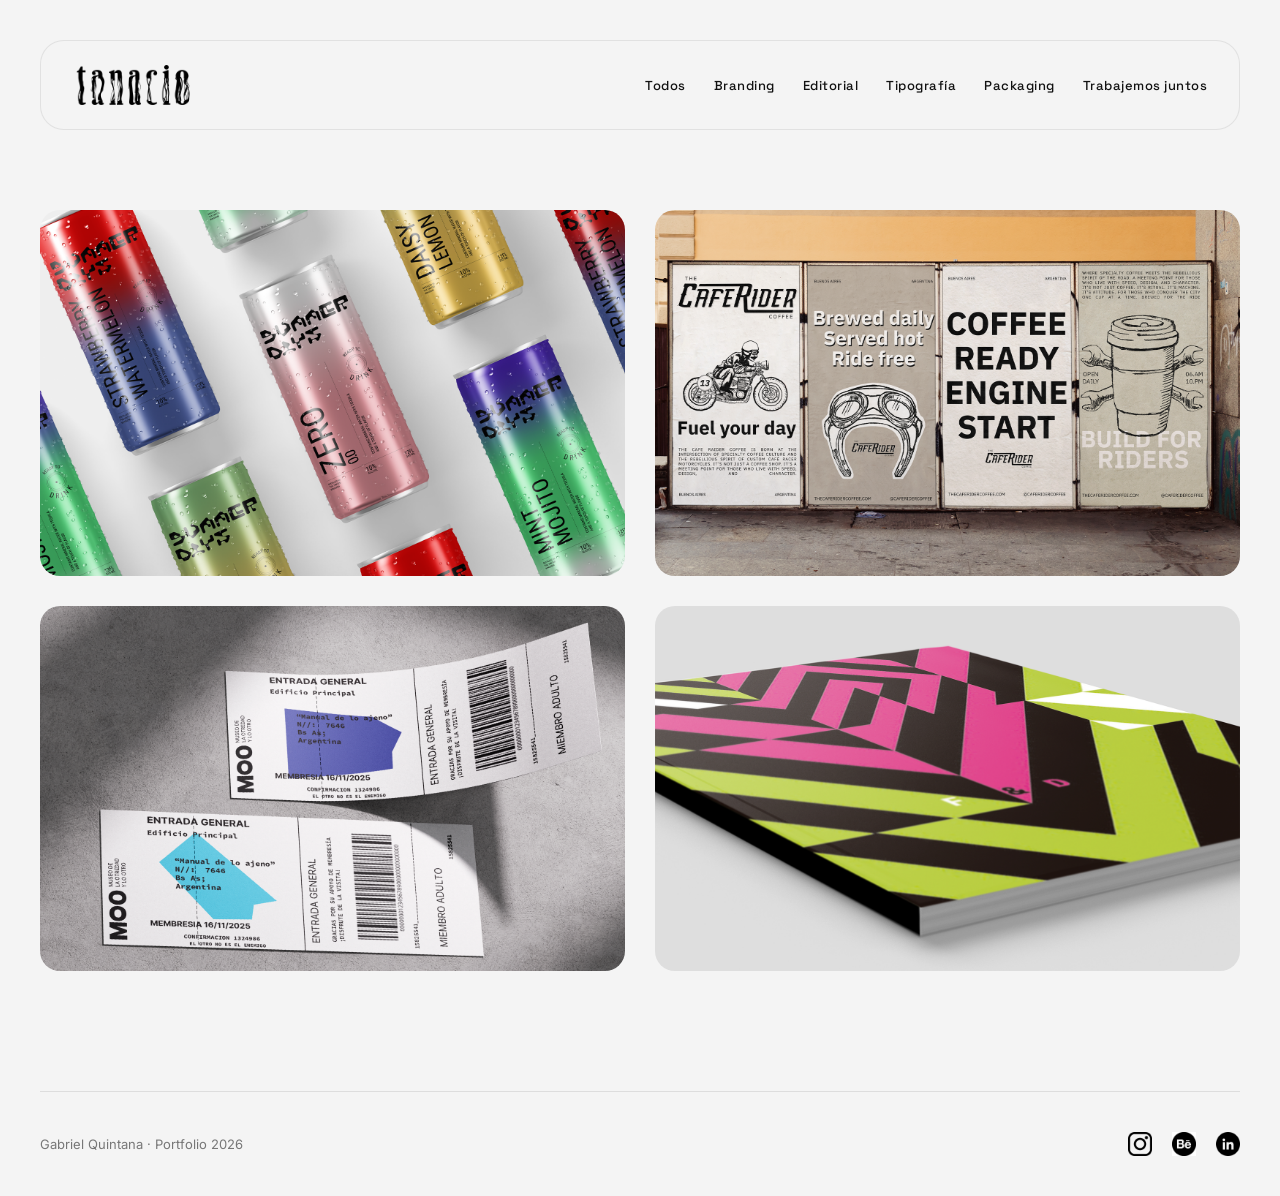
<file: index.html>
<!DOCTYPE html>
<html lang="es">
    <head>
        
        
        <meta charset="utf-8"/>

        <meta name="viewport" content="width=device-width, initial-scale=1.0">

        <title>Gabo Quintana</title>


        <link rel="stylesheet" href="estilos.css"> 

        <link rel="preconnect" href="https://fonts.googleapis.com">

        <link rel="preconnect" href="https://fonts.gstatic.com" crossorigin>

        <link href="https://fonts.googleapis.com/css2?family=Inter:wght@300;400;500;700;800&display=swap" rel="stylesheet">

    </head>
    <body>
    
    <header>
    <nav>

        <section class="logo">

         <img src="img/logo-tanacio.png"
         alt="Tanacio">

        </section>


        <ul>

         <li data-filter="all">Todos</li>

         <li data-filter="branding">Branding</li>

         <li data-filter="editorial">Editorial</li>

         <li data-filter="tipografia">Tipografía</li>

         <li data-filter="packaging">Packaging</li>

         <li>
             <a href="paginas/contacto.html" class="contact-link">
             Trabajemos juntos
             </a>
         </li>

      </ul>
    </nav>
    </header>
        

    <main class="gallery">


    
        <a href="paginas/summerdays.html"
           class="card packaging tipografia">

            <img src="img/summerdays/summerdaysthumbnail01.png"
                 alt="Summerdays">


            <section class="overlay">

                <h2>
                    Summer days
                </h2>

                <ul>
                    
                    <li>+ Tipografía</li>
                    <li>+ Packaging</li>
                </ul>

            </section>

        </a>



        <a href="paginas/thecaferider.html"
           class="card branding tipografia">

            <img src="img/thecaferider/caferiderthumbnail01.png"
                 alt="thecaferider">


            <section class="overlay">

                <h2>
                    The Cafe Raider
                </h2>

                <ul>
                    <li>+ Branding</li>
                    <li>+ Tipografía</li>
                </ul>

            </section>

        </a>

        
        <a href="paginas/moo.html"
           class="card branding editorial">

            <img src="img/moo/moothumbnail01.png"
                 alt="Moo">


            <section class="overlay">

                <h2>
                    Museo de la otredad y lo otro
                </h2>

                <ul>
                    <li>+Editorial</li>
                    <li>+Branding</li>
                </ul>

            </section>

        </a>

        <a href="paginas/buzz.html"
           class="card editorial packaging">

            <img src="img/buzz/buzzthumbnail01.png"
                 alt="buzz">


            <section class="overlay">

                <h2>
                    Buzz
                </h2>

                <ul>
                    <li>+Editorial</li>
                    <li>+Packaging</li>
                </ul>

            </section>

        </a>
    </main>


    <footer>

    <section class="footer-info">
      <p>
        Gabriel Quintana · Portfolio 2026
      </p>
     </section>
       <section class="footer-social">

        <a href="https://www.instagram.com/tanacio.dg/"
           target="_blank">

            <img src="img/social/instagram.png"
                 alt="Instagram">

        </a>

        <a href="https://www.behance.net/quintana"
           target="_blank">

            <img src="img/social/behance.png"
                 alt="Behance">

        </a>

        <a href="https://www.linkedin.com/in/gabo-quintana-7a0714377/"
           target="_blank">

            <img src="img/social/linkedin.png"
                 alt="LinkedIn">

        </a>

    </section>



    </footer>

    <script src="https://code.jquery.com/jquery-3.7.1.min.js"></script>
    <script src="js/filters.js"></script>

    </body>
</html>
</file>
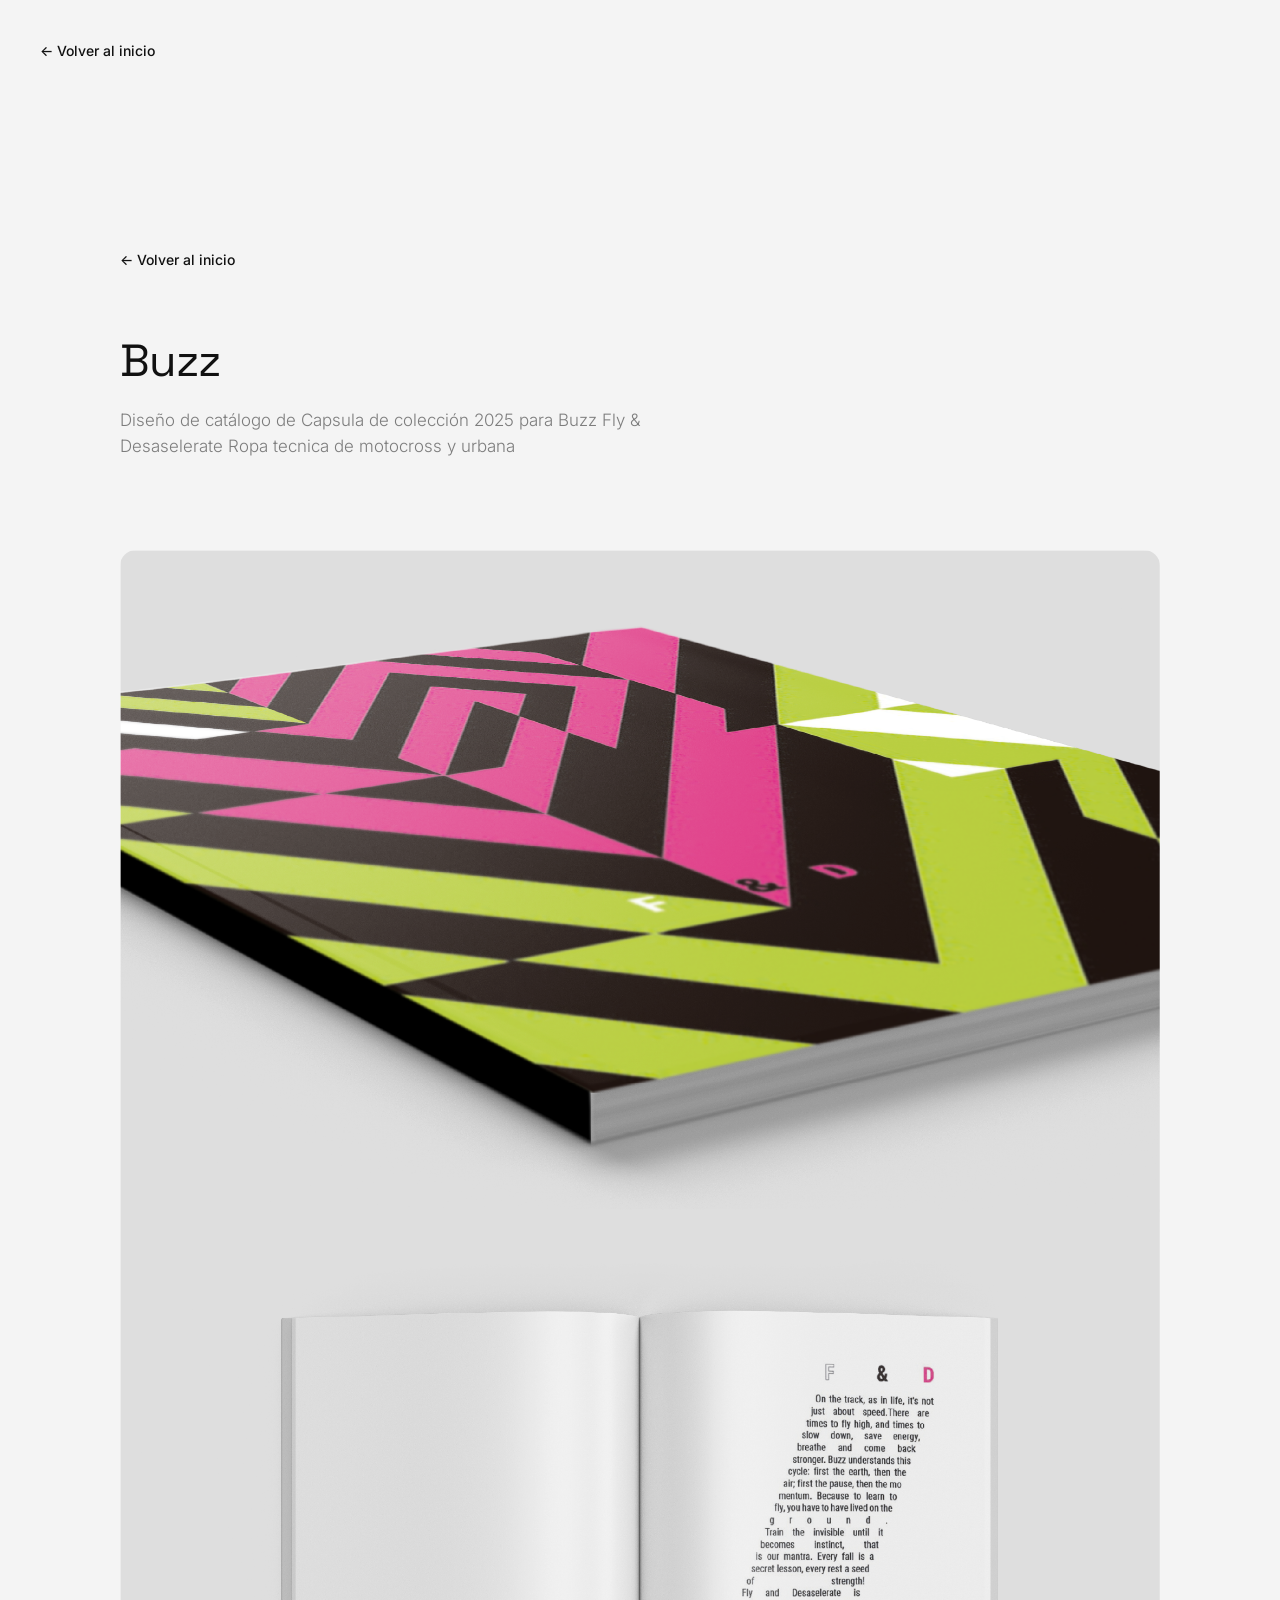
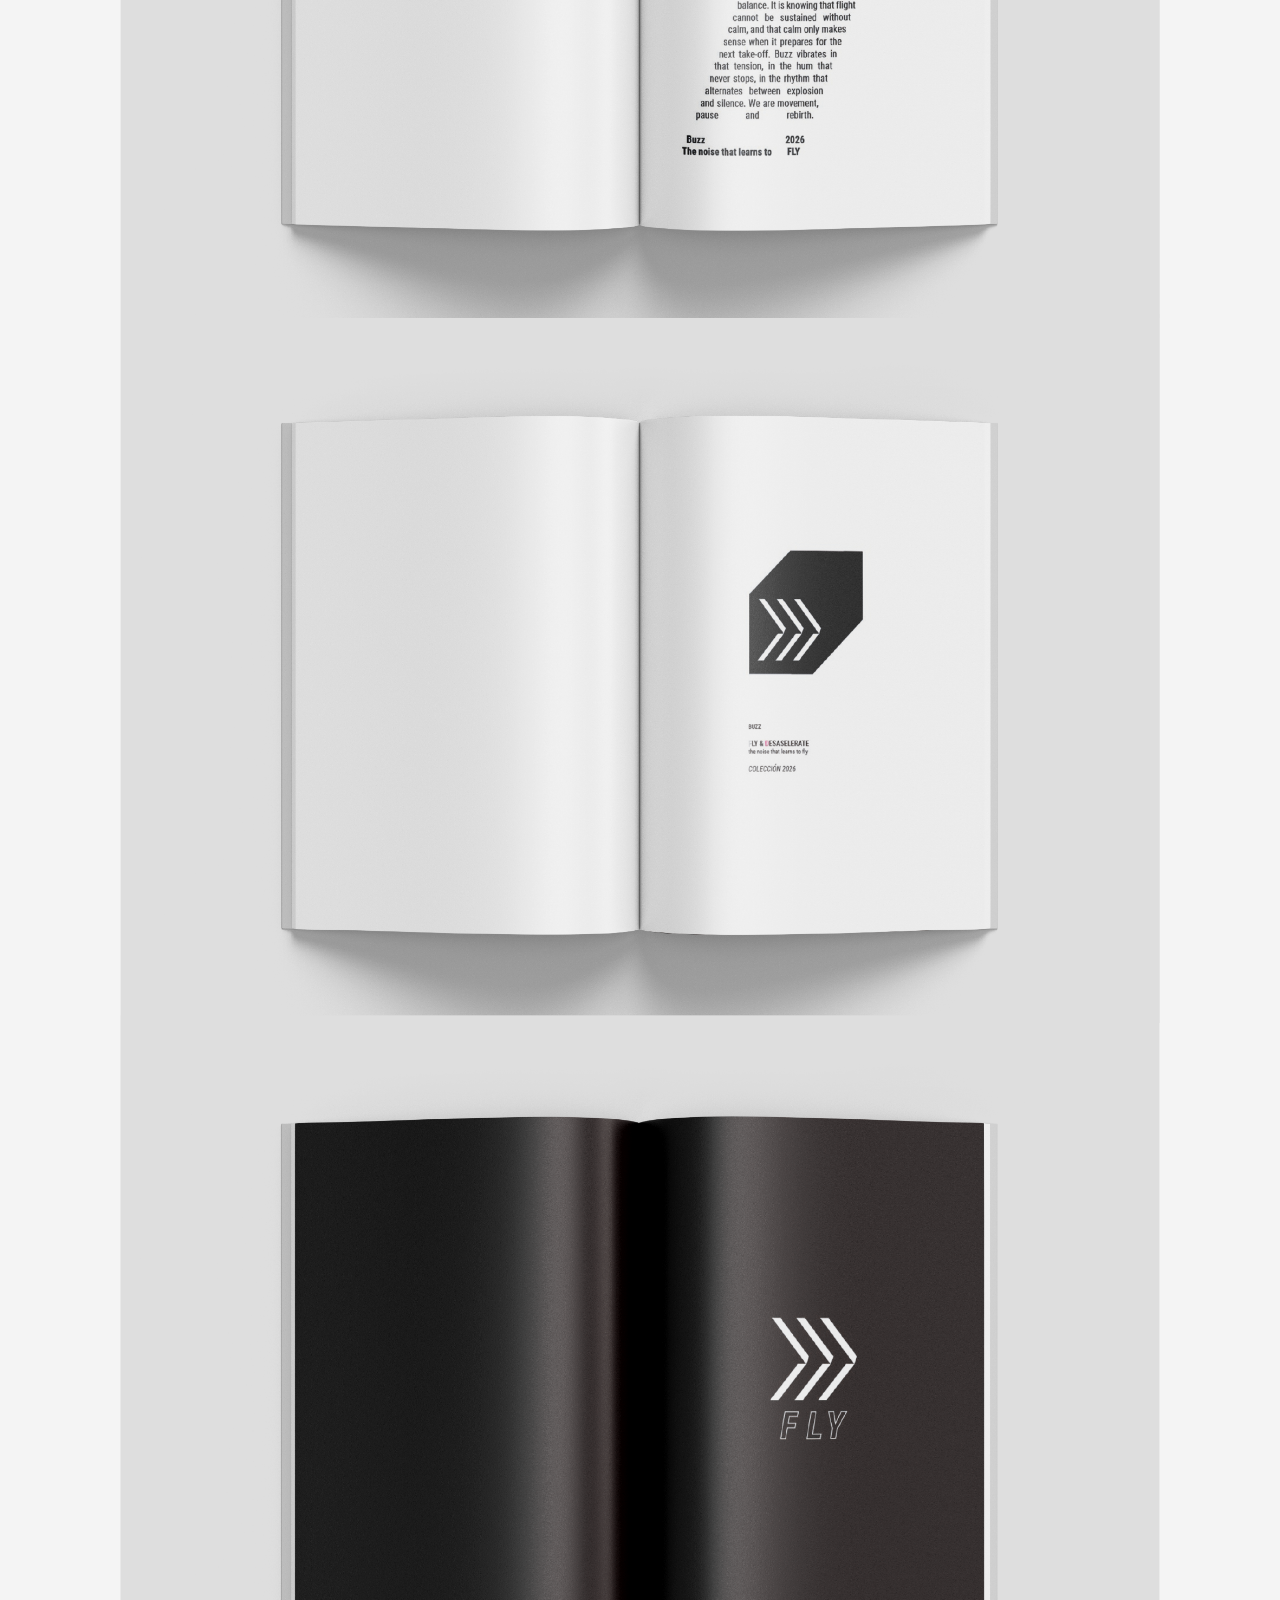
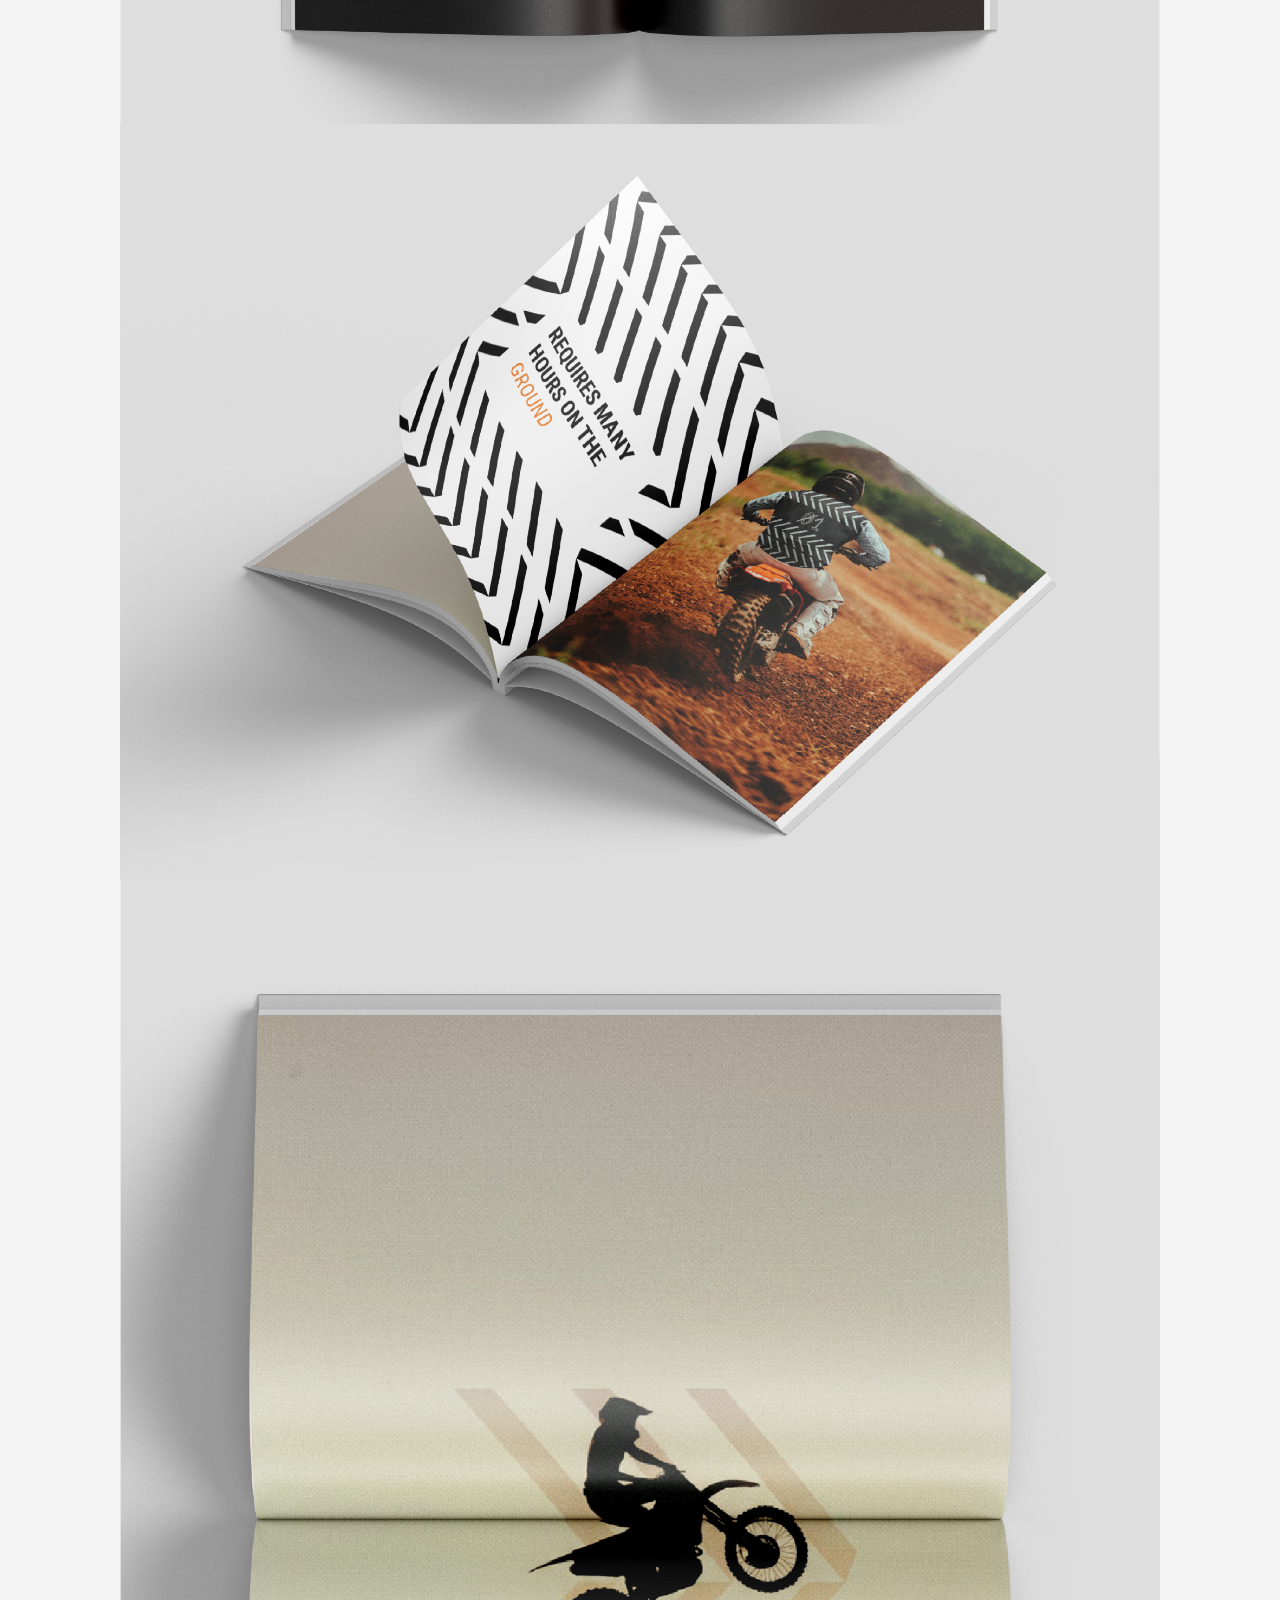
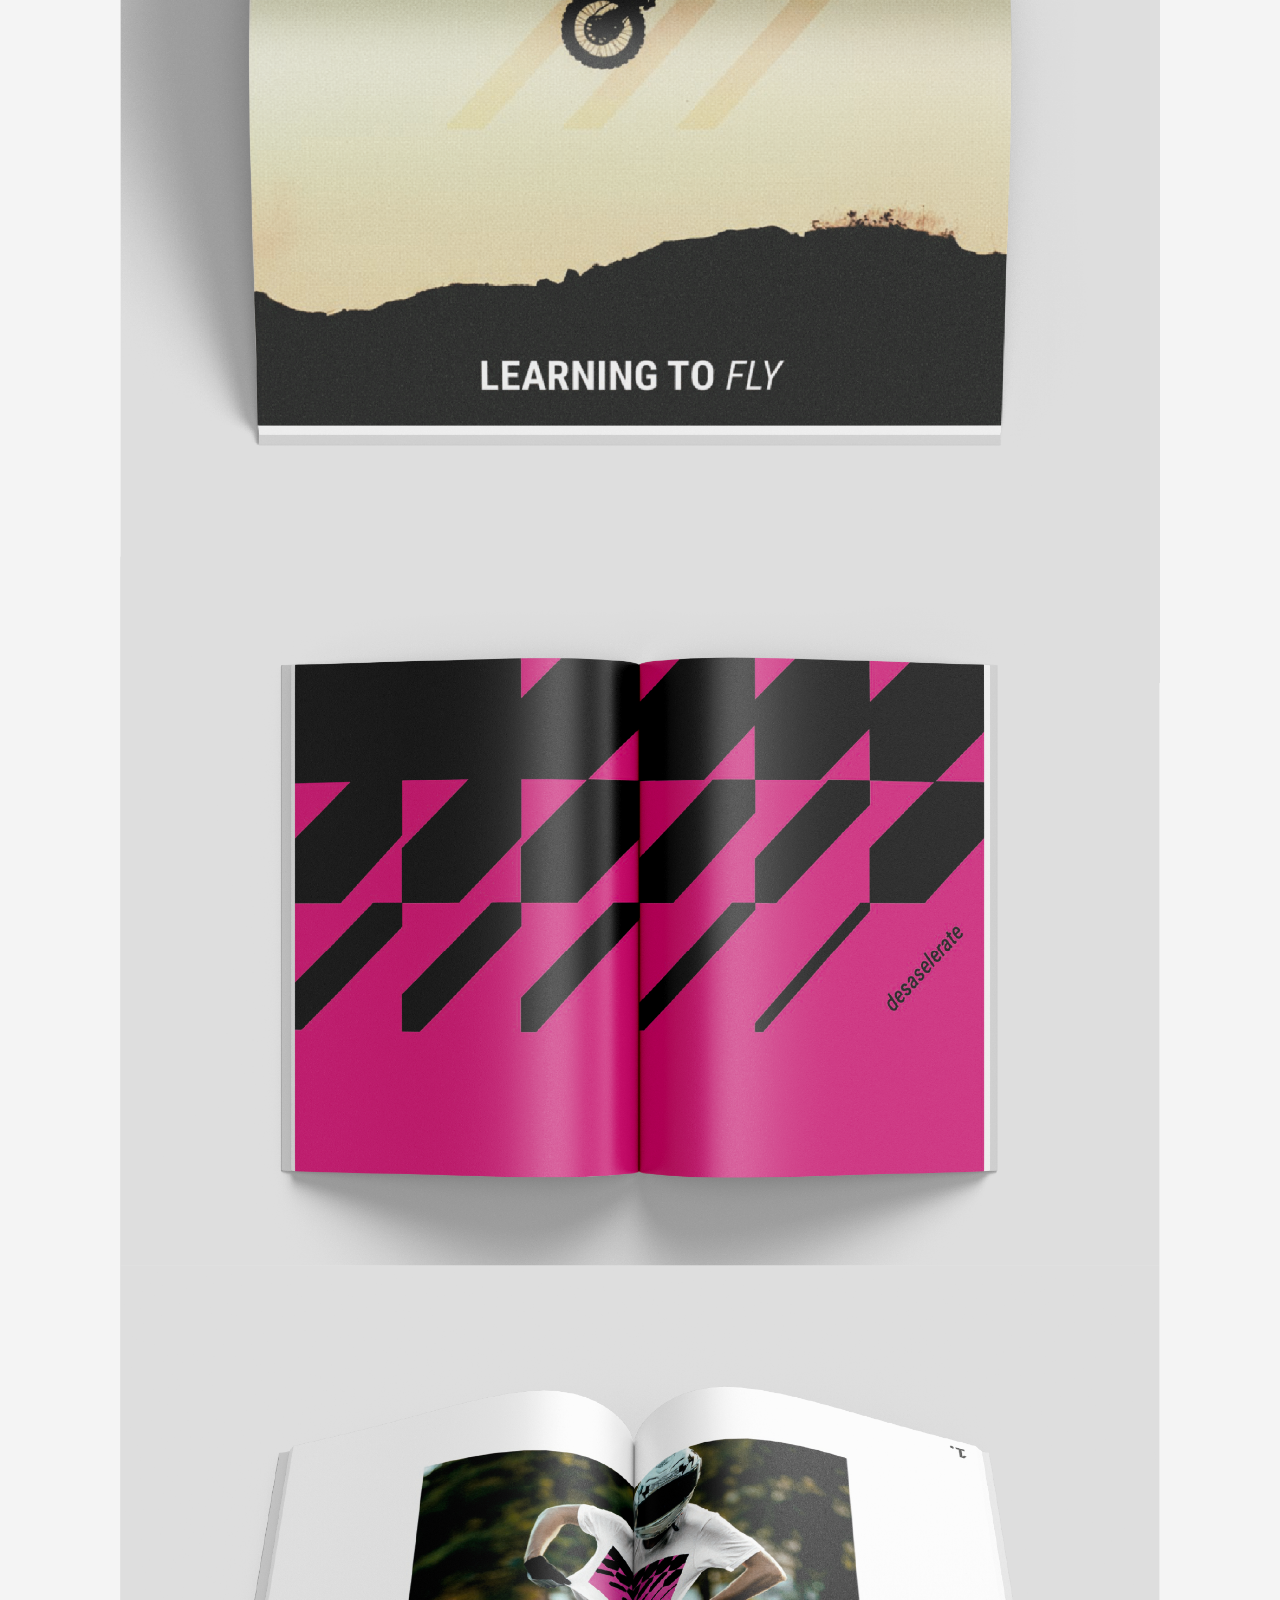
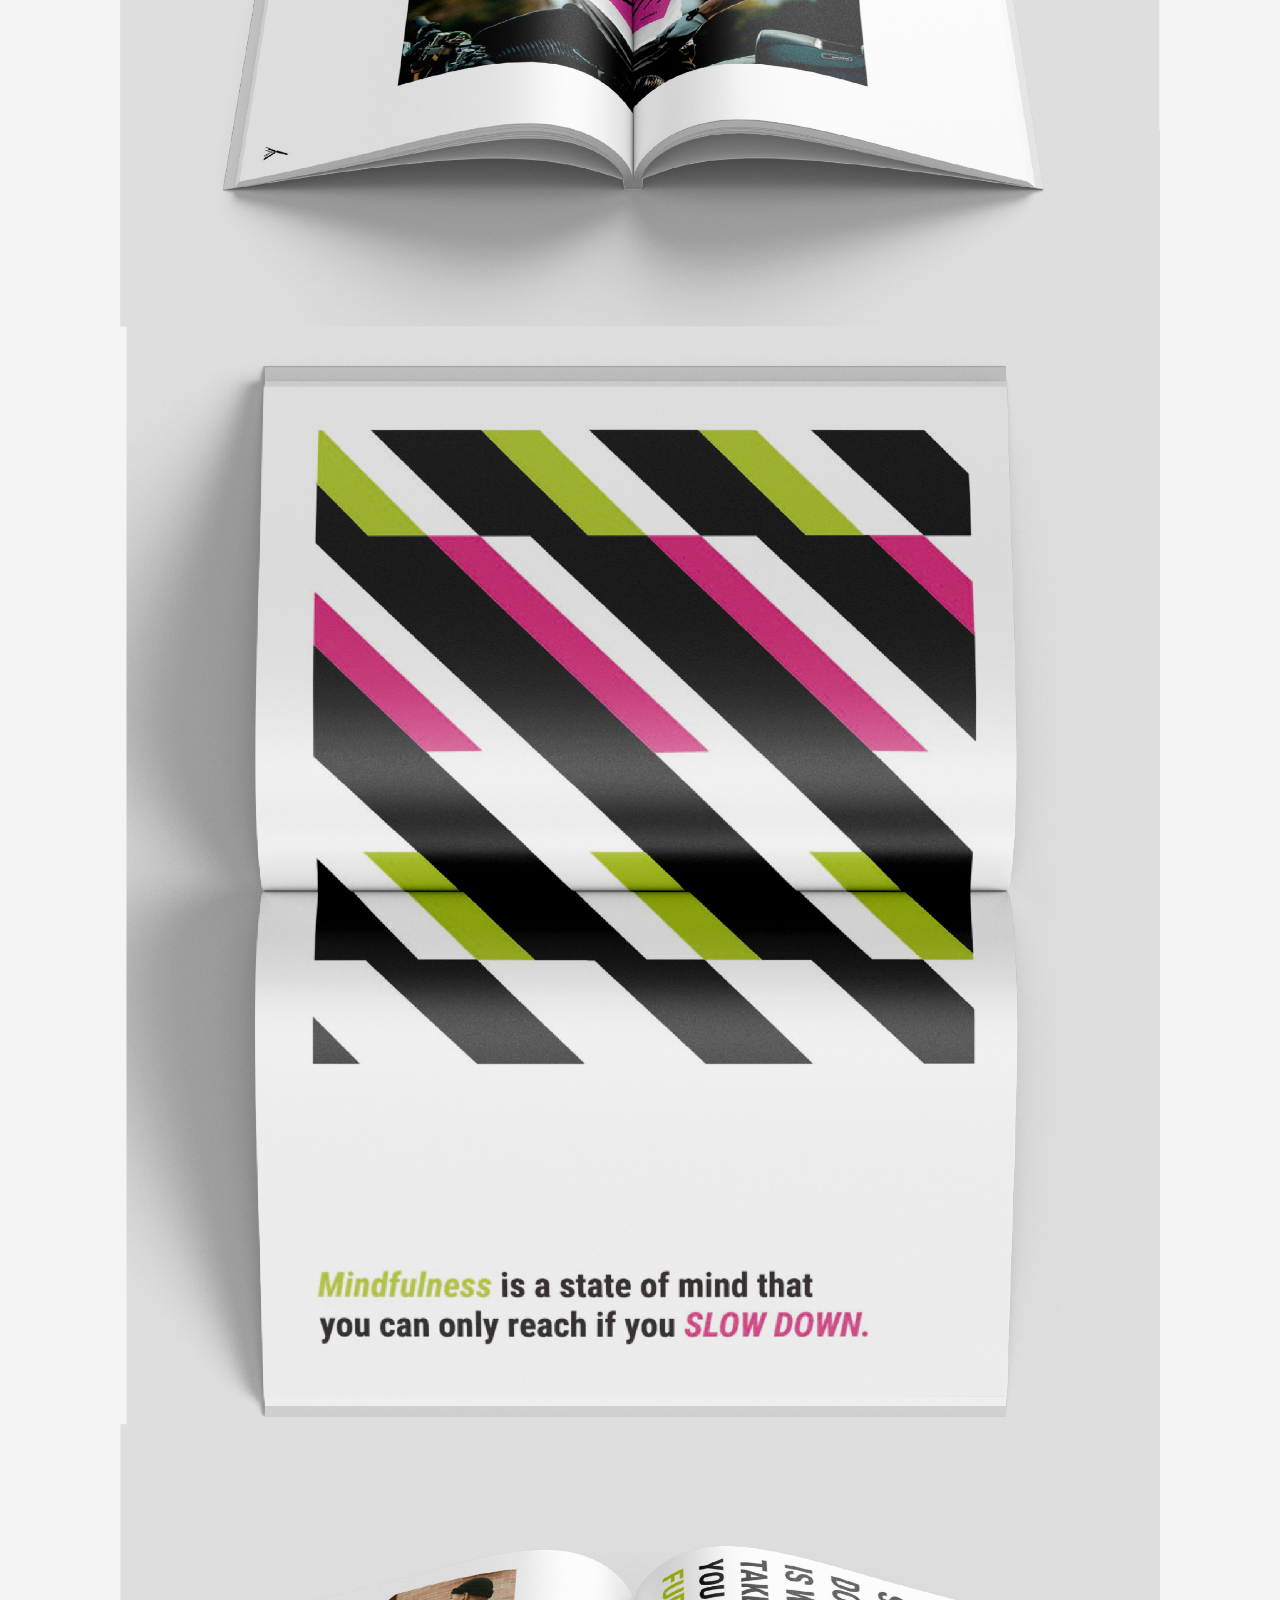
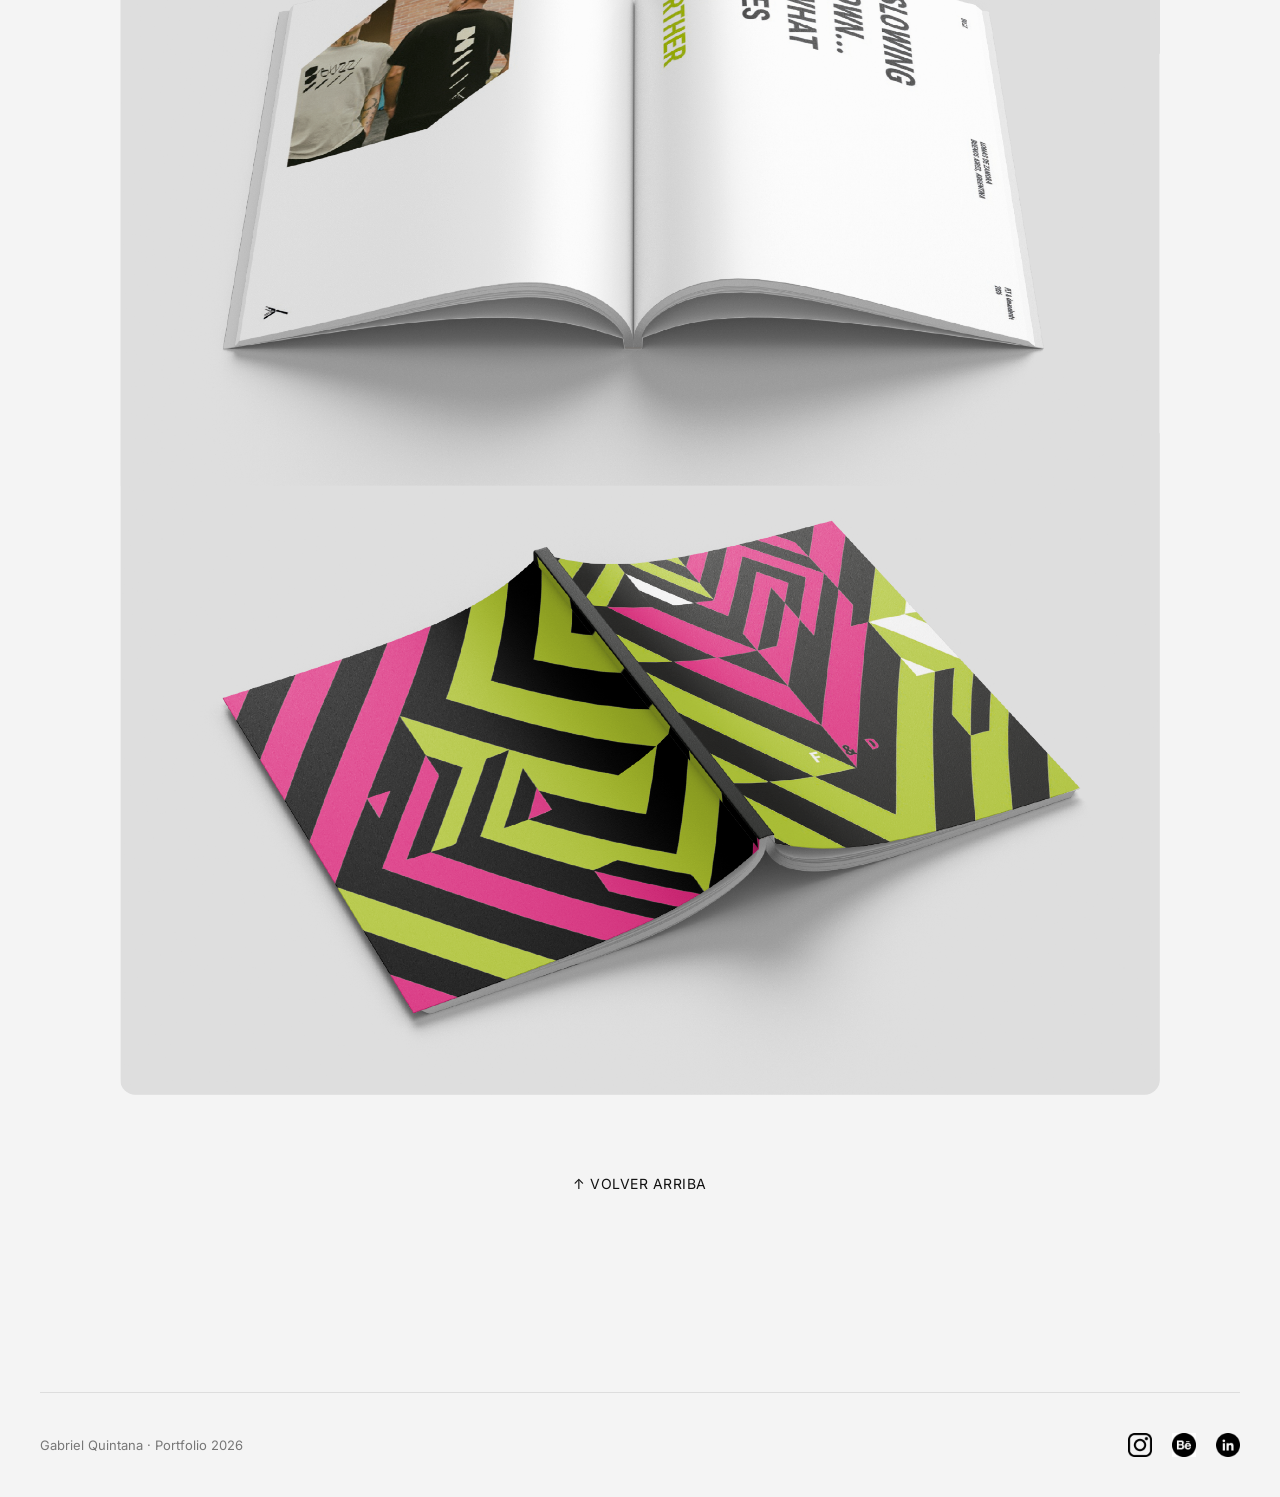
<file: paginas/buzz.html>
<!DOCTYPE html>

<head>

    <meta charset="UTF-8">

    <meta name="viewport" content="width=device-width, initial-scale=1.0">

    <title>BUZZ</title>

    <link rel="stylesheet" href="../estilos.css">
    <link rel="icon" href="../img/favicon/favicon.png">

</head>

<body>

    <header>
        <a href="../index.html" class="back-btn">

            ← Volver al inicio

        </a>
    </header>

    <main class="project-page" id="top">

        <a href="../index.html" class="back-btn">

            ← Volver al inicio

        </a>

        <header class="project-header">

            <h1>Buzz </h1>

            <p>
                
                Diseño de catálogo de Capsula de colección 2025 para Buzz
                Fly & Desaselerate
                Ropa tecnica de motocross y urbana
                
                 

            </p>

        </header>

        <section class="project-gallery">

            <img src="../img/buzz/buzzdesplegable01.png"alt="buzz 1">

        </section>

        <a href="#top" class="back-to-top">

    ↑ Volver arriba
        </a>    
    </main>

    <footer>

    <section class="footer-info">
      <p>
        Gabriel Quintana · Portfolio 2026
      </p>
     </section>
       <section class="footer-social">

        <a href="https://www.instagram.com/tanacio.dg/"
           target="_blank">

            <img src="../img/social/instagram.png"
                 alt="Instagram">

        </a>

        <a href="https://www.behance.net/quintana"
           target="_blank">

            <img src="../img/social/behance.png"
                 alt="Behance">

        </a>

        <a href="https://www.linkedin.com/in/gabo-quintana-7a0714377/"
           target="_blank">

            <img src="../img/social/linkedin.png"
                 alt="LinkedIn">

        </a>

    </section>

</body>
</file>
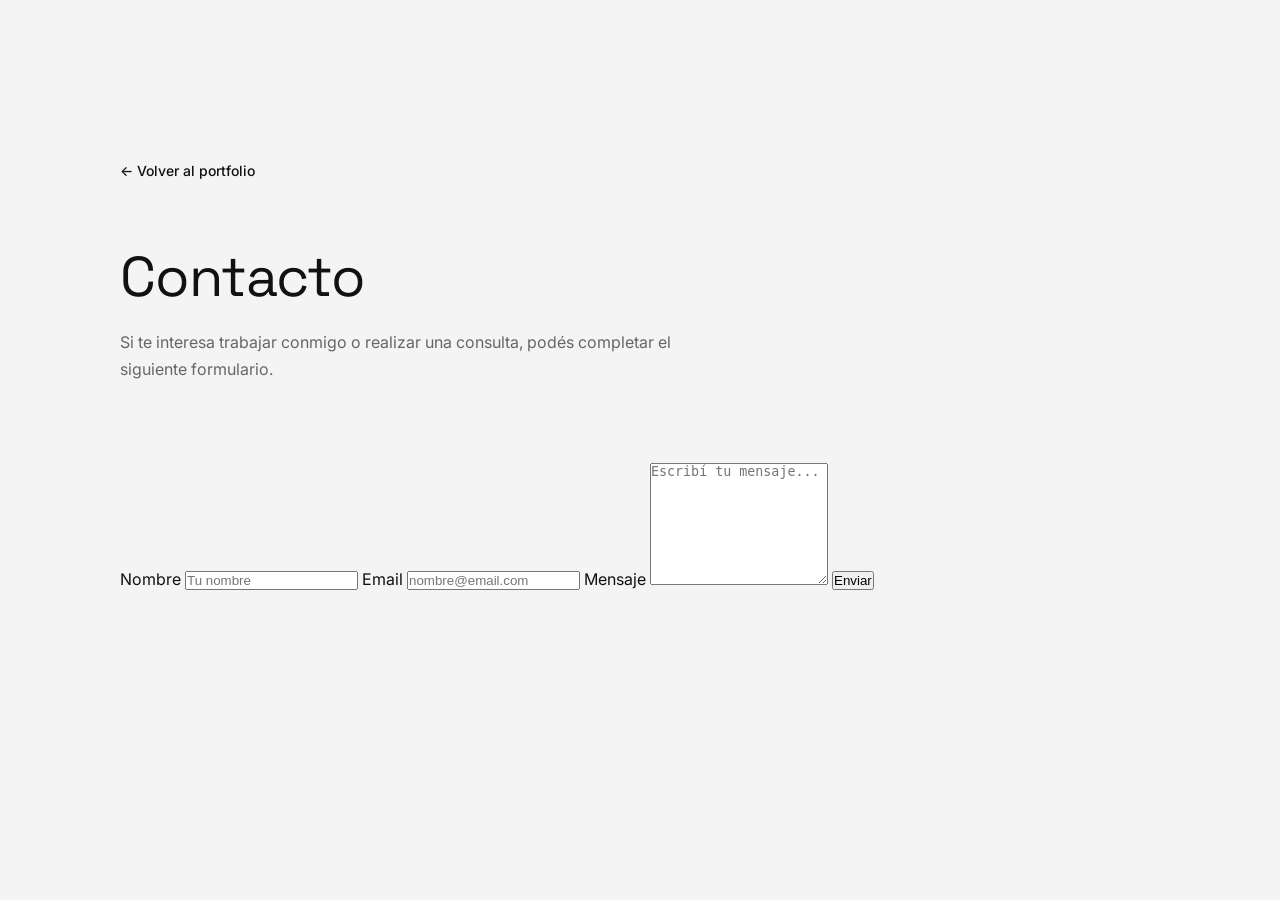
<file: paginas/contact.html>
<!DOCTYPE html>

<html lang="es">

<head>

    <meta charset="UTF-8">

    <meta name="viewport" content="width=device-width, initial-scale=1.0">

    <title>Contacto | Gabriel Quintana</title>

    <link rel="stylesheet" href="../estilos.css">

</head>

<body>

    <main class="contact-page">

        <a href="../index.html" class="back-btn">

            ← Volver al portfolio

        </a>

        <section class="contact-header">

            <h1>Contacto</h1>

            <p>

                Si te interesa trabajar conmigo o realizar una consulta,
                podés completar el siguiente formulario.

            </p>

        </section>

        <form class="contact-form">

            <label>Nombre</label>

            <input
                type="text"
                placeholder="Tu nombre"
                required>

            <label>Email</label>

            <input
                type="email"
                placeholder="nombre@email.com"
                required>

            <label>Mensaje</label>

            <textarea
                rows="8"
                placeholder="Escribí tu mensaje..."
                required></textarea>

            <button type="submit">

                Enviar

            </button>

        </form>

    </main>

</body>

</html>
</file>
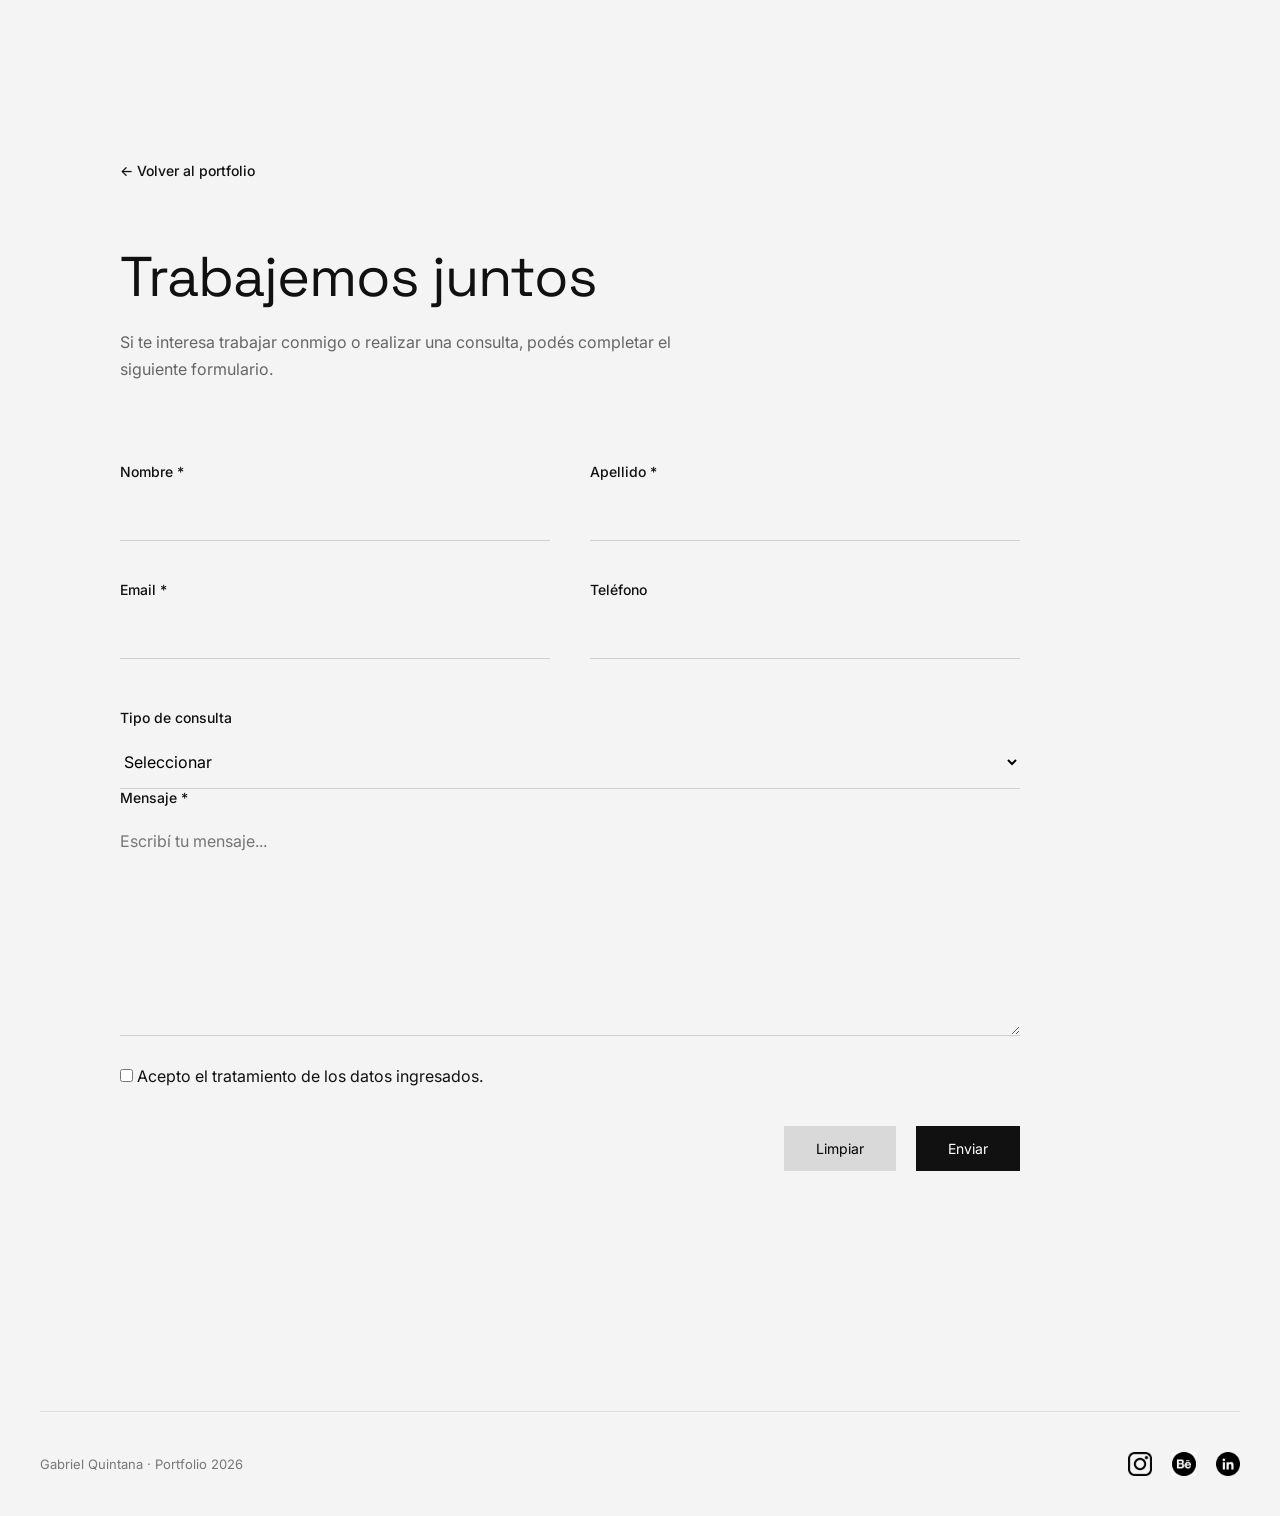
<file: paginas/contacto.html>
<!DOCTYPE html>

<html lang="es">

<head>

    <meta charset="UTF-8">

    <meta name="viewport" content="width=device-width, initial-scale=1.0">

    <title>Gabo Quintana</title>

    <link rel="stylesheet" href="../estilos.css">

    <link rel="icon" href="../img/favicon/faviconn.png" type="image/png">

</head>

<body>

    <main class="contact-page">

        <a href="../index.html" class="back-btn">

            ← Volver al portfolio

        </a>

        <section class="contact-header">

            <h1>Trabajemos juntos </h1>

            <p>

                Si te interesa trabajar conmigo o realizar una consulta, podés completar el siguiente formulario.

            </p>

        </section>

        <form class="contact-form">

    <section class="form-grid">

        <section class="form-group">

            <label>Nombre *</label>

            <input type="text" required>

        </section>

        <section class="form-group">

            <label>Apellido *</label>

            <input type="text" required>

        </section>

        <section class="form-group">

            <label>Email *</label>

            <input type="email" required>

        </section>

        <section class="form-group">

            <label>Teléfono</label>

            <input type="tel">

        </section>

    </section>

    <section class="form-group">

        <label>Tipo de consulta</label>

        <select>

            <option>Seleccionar</option>

            <option>Proyecto freelance</option>

            <option>Branding</option>

            <option>Diseño editorial</option>

            <option>Tipografía</option>

        </select>

    </section>

    <section class="form-group">

        <label>Mensaje *</label>

        <textarea
            placeholder="Escribí tu mensaje..."
            required></textarea>

    </section>

    <section class="checkbox-group">

        <label>

            <input type="checkbox" required>

            Acepto el tratamiento de los datos ingresados.

        </label>

    </section>

    <section class="form-buttons">

        <button type="reset">

            Limpiar

        </button>

        <button type="submit">

            Enviar

        </button>

    </section>

</form>

    </main>
    <footer>

    <section class="footer-info">
      <p>
        Gabriel Quintana · Portfolio 2026
      </p>
     </section>
       <section class="footer-social">

        <a href="https://www.instagram.com/tanacio.dg/"
           target="_blank">

            <img src="../img/social/instagram.png"
                 alt="Instagram">

        </a>

        <a href="https://www.behance.net/quintana"
           target="_blank">

            <img src="../img/social/behance.png"
                 alt="Behance">

        </a>

        <a href="https://www.linkedin.com/in/gabo-quintana-7a0714377/"
           target="_blank">

            <img src="../img/social/linkedin.png"
                 alt="LinkedIn">

        </a>

    </section>

</body>

</html>
</file>
<file: estilos.css>
/* ===================================
   GABRIEL QUINTANA PORTFOLIO
   Computación III - UNLa
   HTML5 + CSS3 + JavaScript + jQuery
=================================== */

@charset "UTF-8";

@import url('https://fonts.googleapis.com/css2?family=Inter:wght@300;400;500;600;700&family=Space+Grotesk:wght@300;400;500;600;700&display=swap');

/* ===================================
   RESET
=================================== */

*{
    margin:0;
    padding:0;
    box-sizing:border-box;
}

html{
    scroll-behavior:smooth;
}

/* ===================================
   ESTRUCTURA GENERAL
=================================== */

body{

    background:#f4f4f4;

    color:#111;

    font-family:'Inter', sans-serif;

    padding:40px;

}

/* ===================================
   NAVEGACION
=================================== */
.logo img{

    height:40px;

    width:auto;

    display:block;

    animation:breathing 4s ease-in-out infinite;

}

@keyframes breathing{

    0%{

        transform:scale(1);

    }

    50%{

        transform:scale(1.03);

    }

    100%{

        transform:scale(1);

    }

}

nav{

    display:flex;

    justify-content:space-between;

    align-items:center;

    padding:24px 32px;

    border:1px solid rgba(0,0,0,.08);

    border-radius:24px;

    margin-bottom:80px;

    background:#f4f4f4;

}

.logo img{

    height:40px;

    width:auto;

    display:block;

}

nav ul{

    display:flex;

    align-items:center;

    gap:28px;

    list-style:none;

}

nav li{

    cursor:pointer;

    transition:0.3s;

    font-family:'Space Grotesk', sans-serif;

    font-size:13px;

    font-weight:500;

    letter-spacing:0.5px;

    text-transform:none;

}

nav li:hover{

    opacity:.5;

}

nav li.active{

    color:#000;

    font-weight:600;

}

nav a{

    text-decoration:none;

    color:#111;

}

/* ===================================
   HOME - GALERIA
=================================== */

.gallery{

    display:grid;

    grid-template-columns:repeat(2,1fr);

    gap:30px;

}

.card{

    position:relative;

    overflow:hidden;

    border-radius:20px;

}

.card img{

    width:100%;

    height:100%;

    object-fit:cover;

    display:block;

    transition:transform .5s ease;

}

.card:hover img{

    transform:scale(1.05);

}

.overlay{

    position:absolute;

    top:0;

    left:0;

    width:100%;

    height:100%;

    background:rgba(0,0,0,.7);

    color:white;

    display:flex;

    flex-direction:column;

    justify-content:center;

    align-items:center;

    opacity:0;

    transition:.4s ease;

}

.card:hover .overlay{

    opacity:1;

}

.overlay h2{

    font-family:'Space Grotesk', sans-serif;

    font-size:34px;

    font-weight:400;

    letter-spacing:-1px;

    margin-bottom:20px;

}

.overlay ul{

    list-style:none;

    text-align:center;

}

.overlay li{

    margin:8px 0;

    font-size:14px;

}

/* ===================================
   FOOTER
=================================== */

footer{

    margin-top:120px;

    padding-top:40px;

    border-top:1px solid #ddd;

    display:flex;

    justify-content:space-between;

    align-items:center;

    gap:30px;

}

.footer-info{

    display:flex;

    flex-direction:column;

    gap:5px;

}

.footer-info p{

    font-size:13px;

    color:#777;

}

.footer-social{

    display:flex;

    gap:20px;

}

.footer-social a{

    transition:.3s ease;

}

.footer-social a:hover{

    opacity:.5;

}

.footer-social img{

    width:24px;

    height:24px;

    display:block;

}

/* ===================================
   CONTACTO
=================================== */

.contact-page{

    max-width:1200px;

    margin:0 auto;

    padding:120px 80px;

}

.contact-header{

    max-width:700px;

    margin-bottom:60px;

}

.contact-header h1{

    font-family:'Space Grotesk', sans-serif;

    font-size:56px;

    font-weight:400;

    line-height:1;

    letter-spacing:-1px;

    margin-bottom:24px;

}

.contact-header p{

    max-width:600px;

    line-height:1.7;

    color:#666;

}

.contact-form{

    max-width:900px;

    margin-top:80px;

}

.form-grid{

    display:grid;

    grid-template-columns:1fr 1fr;

    gap:40px;

    margin-bottom:50px;

}

.form-group{

    display:flex;

    flex-direction:column;

}

.form-group label{

    font-size:14px;

    font-weight:500;

    margin-bottom:10px;

}

.form-group input,
.form-group select,
.form-group textarea{

    width:100%;

    padding:15px 0;

    border:none;

    border-bottom:1px solid #cfcfcf;

    background:transparent;

    font-size:16px;

    font-family:inherit;

}

.form-group input:focus,
.form-group textarea:focus,
.form-group select:focus{

    outline:none;

    border-bottom:1px solid #000;

}

.form-group textarea{

    min-height:220px;

    resize:vertical;

}

.radio-group{

    display:flex;

    gap:30px;

    margin-top:10px;

    margin-bottom:50px;

}

.checkbox-group{

    margin-top:30px;

    margin-bottom:40px;

}

.form-buttons{

    display:flex;

    justify-content:flex-end;

    gap:20px;

}

.form-buttons button{

    padding:14px 32px;

    border:none;

    cursor:pointer;

    font-size:14px;

    font-family:inherit;

    transition:.3s ease;

}

.form-buttons button:hover{

    opacity:.8;

}

.form-buttons button[type="reset"]{

    background:#d9d9d9;

}

.form-buttons button[type="submit"]{

    background:#111;

    color:white;

}

/* ===================================
   PAGINAS DE PROYECTO
=================================== */

.project-page{

    max-width:1200px;

    margin:0 auto;

    padding:120px 80px 80px;

}

.back-btn{

    display:inline-block;

    margin-bottom:70px;

    text-decoration:none;

    color:#111;

    font-size:14px;

    font-weight:500;

}

.back-btn:hover{

    opacity:.6;

}

.project-header{

    max-width:650px;

    margin-bottom:90px;

}

.project-header h1{

    font-family:'Space Grotesk', sans-serif;

    font-size:45px;

    font-weight:400;

    line-height:1;

    letter-spacing:-1px;

    margin-bottom:24px;

    max-width:900px;

}

.project-header p{

    max-width:620px;

    font-size:17px;

    line-height:1.55;

    color:#7d7d7d;

    font-weight:300;

}

.project-gallery{

    display:flex;

    flex-direction:column;

    gap:50px;

}

.project-gallery img{

    width:100%;

    display:block;

    border-radius:16px;

}

.back-to-top{

    display:flex;

    align-items:center;

    gap:8px;

    width:fit-content;

    margin:80px auto 0;

    text-decoration:none;

    color:#111;

    font-size:14px;

    font-weight:400;

    letter-spacing:.5px;

    text-transform:uppercase;

    transition:opacity .3s ease;

}

.back-to-top:hover{

    opacity:.5;

}

/* ===================================
   RESPONSIVE
=================================== */

/* Tablet */

@media (max-width:1024px){

    .project-page{

        padding:30px;

    }

    .project-header h1{

        font-size:56px;

    }

}

/* Mobile */

@media (max-width:768px){

    body{

        padding:20px;

    }

    nav{

        flex-direction:column;

        align-items:flex-start;

        gap:25px;

        padding:20px;

    }

    nav ul{

        display:flex;

        flex-wrap:wrap;

        gap:15px;

    }

    .gallery{

        grid-template-columns:1fr;

    }

    .overlay h2{

        font-size:24px;

    }

    .project-page{

        padding:60px 25px 40px;

    }

    .project-header h1{

        font-size:38px;

    }

    .project-header p{

        font-size:16px;

        line-height:1.6;

    }

    .contact-page{

        padding:60px 25px;

    }

    .contact-header h1{

        font-size:42px;

    }

    .form-grid{

        grid-template-columns:1fr;

    }

    .radio-group{

        flex-direction:column;

        gap:10px;

    }

    footer{

        flex-direction:column;

        align-items:flex-start;

    }

}

/* Small Mobile */

@media (max-width:500px){

    nav{

        flex-direction:column;

        align-items:flex-start;

        gap:20px;

    }

    nav ul{

        flex-wrap:wrap;

        gap:15px;

    }

    .gallery{

        grid-template-columns:1fr;

    }

    .project-page{

        padding:60px 20px;

    }

    .project-header h1{

        font-size:42px;

    }

    .contact-header h1{

        font-size:42px;

    }

}
</file>
